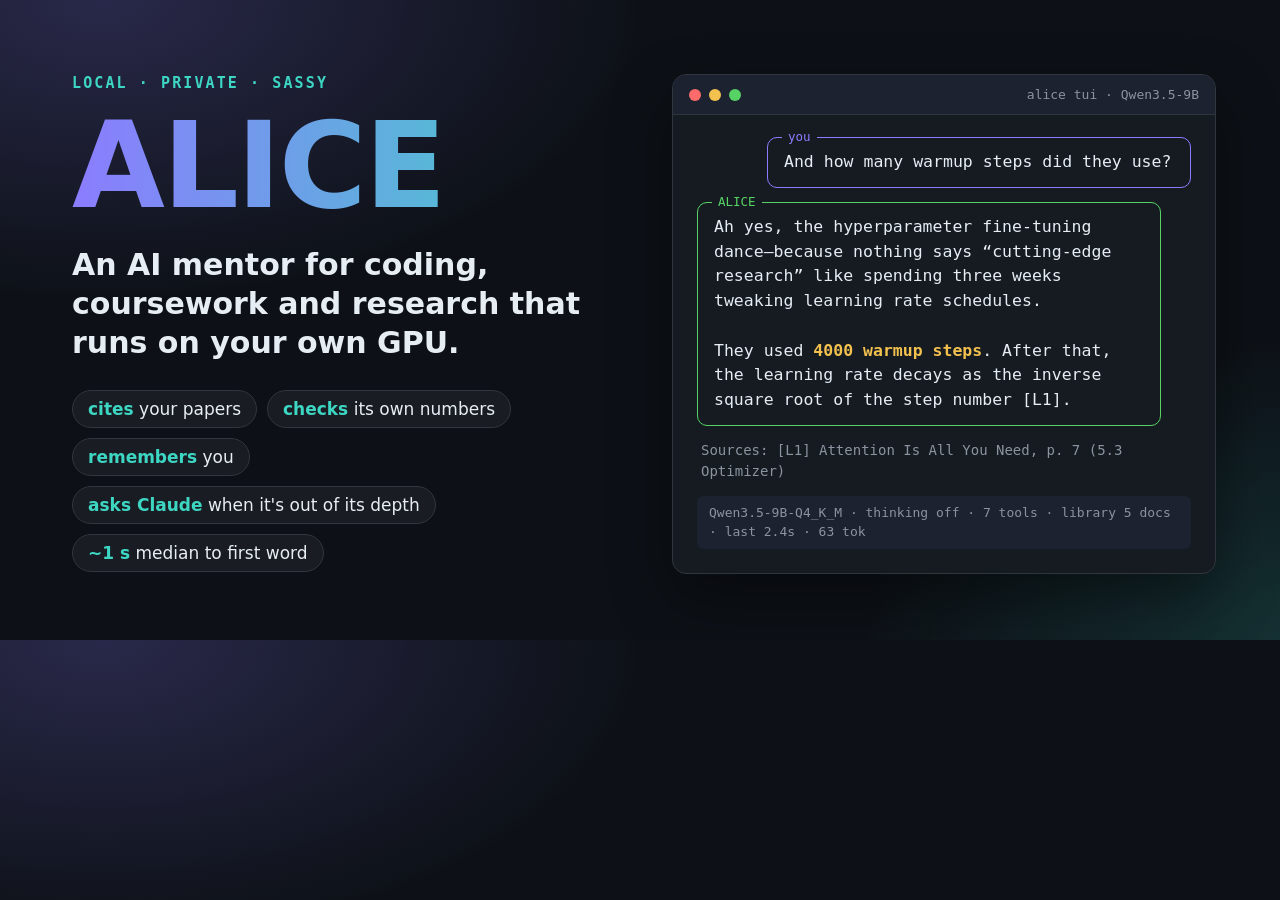
<file: docs/assets/banner.html>
<!doctype html>
<!-- Source of docs/assets/social-preview.png (1280x640, GitHub's social preview size). Re-render with:
     msedge --headless=new --disable-gpu --hide-scrollbars --window-size=1280,640
            --screenshot=docs/assets/social-preview.png docs/assets/banner.html
     The chat lines are a real exchange from benchmarks/results/latency_note_template.json (turns 1-2). -->
<html lang="en">
<head>
<meta charset="utf-8">
<title>ALICE banner</title>
<style>
  :root {
    --bg: #0d1117; --panel: #161b22; --line: #30363d; --text: #e6edf3; --muted: #8b949e;
    --violet: #8b7cff; --teal: #3dd6c3; --amber: #f2c14e; --green: #56d364;
  }
  * { box-sizing: border-box; margin: 0; padding: 0; }
  html, body { width: 1280px; height: 640px; overflow: hidden; }
  body {
    background:
      radial-gradient(900px 500px at 8% 0%, rgba(139,124,255,.22), transparent 60%),
      radial-gradient(700px 500px at 100% 100%, rgba(61,214,195,.16), transparent 60%),
      var(--bg);
    color: var(--text);
    font-family: "Segoe UI", system-ui, -apple-system, sans-serif;
    display: grid; grid-template-columns: 560px 1fr; gap: 40px; padding: 64px 64px 56px 72px;
  }
  .left { display: flex; flex-direction: column; justify-content: center; }
  .eyebrow { color: var(--teal); font: 600 15px/1 "Cascadia Code", Consolas, monospace; letter-spacing: .14em;
             text-transform: uppercase; margin-bottom: 18px; }
  h1 { font-size: 120px; line-height: .95; font-weight: 800; letter-spacing: -.02em;
       background: linear-gradient(90deg, var(--violet), var(--teal)); -webkit-background-clip: text;
       background-clip: text; color: transparent; }
  .tag { font-size: 30px; line-height: 1.3; font-weight: 600; margin: 22px 0 28px; max-width: 520px; }
  .chips { display: flex; flex-wrap: wrap; gap: 10px; max-width: 540px; }
  .chip { font-size: 17px; color: var(--text); background: rgba(255,255,255,.05); border: 1px solid var(--line);
          border-radius: 999px; padding: 8px 15px; }
  .chip b { color: var(--teal); font-weight: 600; }
  .term { align-self: center; background: var(--panel); border: 1px solid var(--line); border-radius: 14px;
          box-shadow: 0 24px 60px rgba(0,0,0,.45); overflow: hidden; }
  .bar { height: 40px; background: #1c2230; display: flex; align-items: center; gap: 8px; padding: 0 16px;
         border-bottom: 1px solid var(--line); }
  .dot { width: 12px; height: 12px; border-radius: 50%; }
  .bar span { margin-left: auto; color: var(--muted); font: 13px "Cascadia Code", Consolas, monospace; }
  .body { padding: 22px 24px 24px; font: 16.5px/1.5 "Cascadia Code", Consolas, monospace; }
  .bubble { border-radius: 10px; padding: 12px 16px; margin-bottom: 14px; position: relative; }
  .bubble .who { position: absolute; top: -10px; left: 14px; font-size: 12.5px; padding: 0 6px;
                 background: var(--panel); }
  .you { border: 1.5px solid var(--violet); margin-left: 70px; }
  .you .who { color: var(--violet); }
  .alice { border: 1.5px solid var(--green); margin-right: 30px; }
  .alice .who { color: var(--green); }
  .alice strong { color: var(--amber); }
  .src { color: var(--muted); font-size: 14px; margin: 0 0 4px 4px; }
  .status { margin-top: 14px; padding: 7px 12px; background: #1c2230; color: var(--muted); font-size: 13px;
            border-radius: 6px; }
</style>
</head>
<body>
  <div class="left">
    <div class="eyebrow">local · private · sassy</div>
    <h1>ALICE</h1>
    <p class="tag">An AI mentor for coding, coursework and research that runs on your own GPU.</p>
    <div class="chips">
      <div class="chip"><b>cites</b> your papers</div>
      <div class="chip"><b>checks</b> its own numbers</div>
      <div class="chip"><b>remembers</b> you</div>
      <div class="chip"><b>asks Claude</b> when it's out of its depth</div>
      <div class="chip"><b>~1 s</b> median to first word</div>
    </div>
  </div>
  <div class="term">
    <div class="bar">
      <div class="dot" style="background:#ff6b6b"></div><div class="dot" style="background:#f2c14e"></div>
      <div class="dot" style="background:#56d364"></div><span>alice tui · Qwen3.5-9B</span>
    </div>
    <div class="body">
      <div class="bubble you"><span class="who">you</span>And how many warmup steps did they use?</div>
      <div class="bubble alice"><span class="who">ALICE</span>Ah yes, the hyperparameter fine-tuning
        dance&mdash;because nothing says &ldquo;cutting-edge research&rdquo; like spending three weeks tweaking
        learning rate schedules.<br><br>They used <strong>4000 warmup steps</strong>. After that, the learning
        rate decays as the inverse square root of the step number [L1].</div>
      <div class="src">Sources: [L1] Attention Is All You Need, p. 7 (5.3 Optimizer)</div>
      <div class="status">Qwen3.5-9B-Q4_K_M · thinking off · 7 tools · library 5 docs · last 2.4s · 63 tok</div>
    </div>
  </div>
</body>
</html>
</file>
